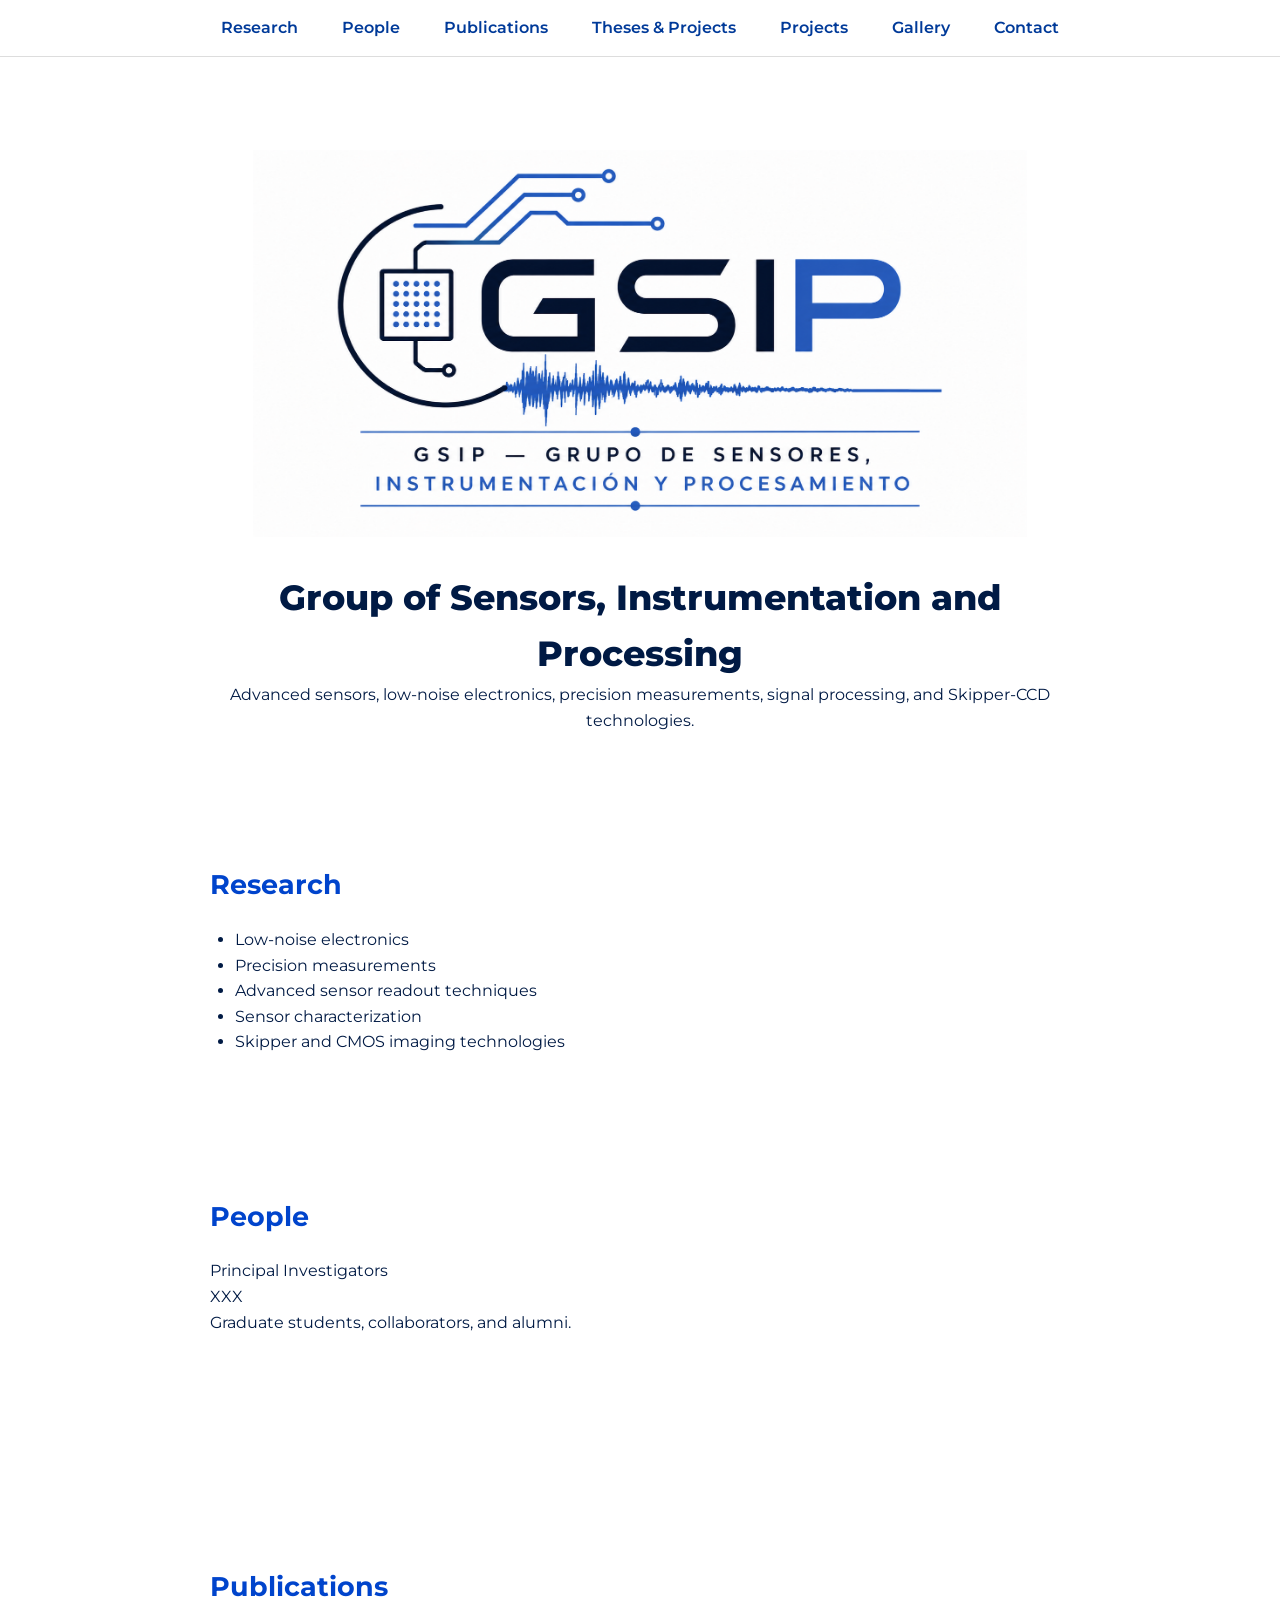
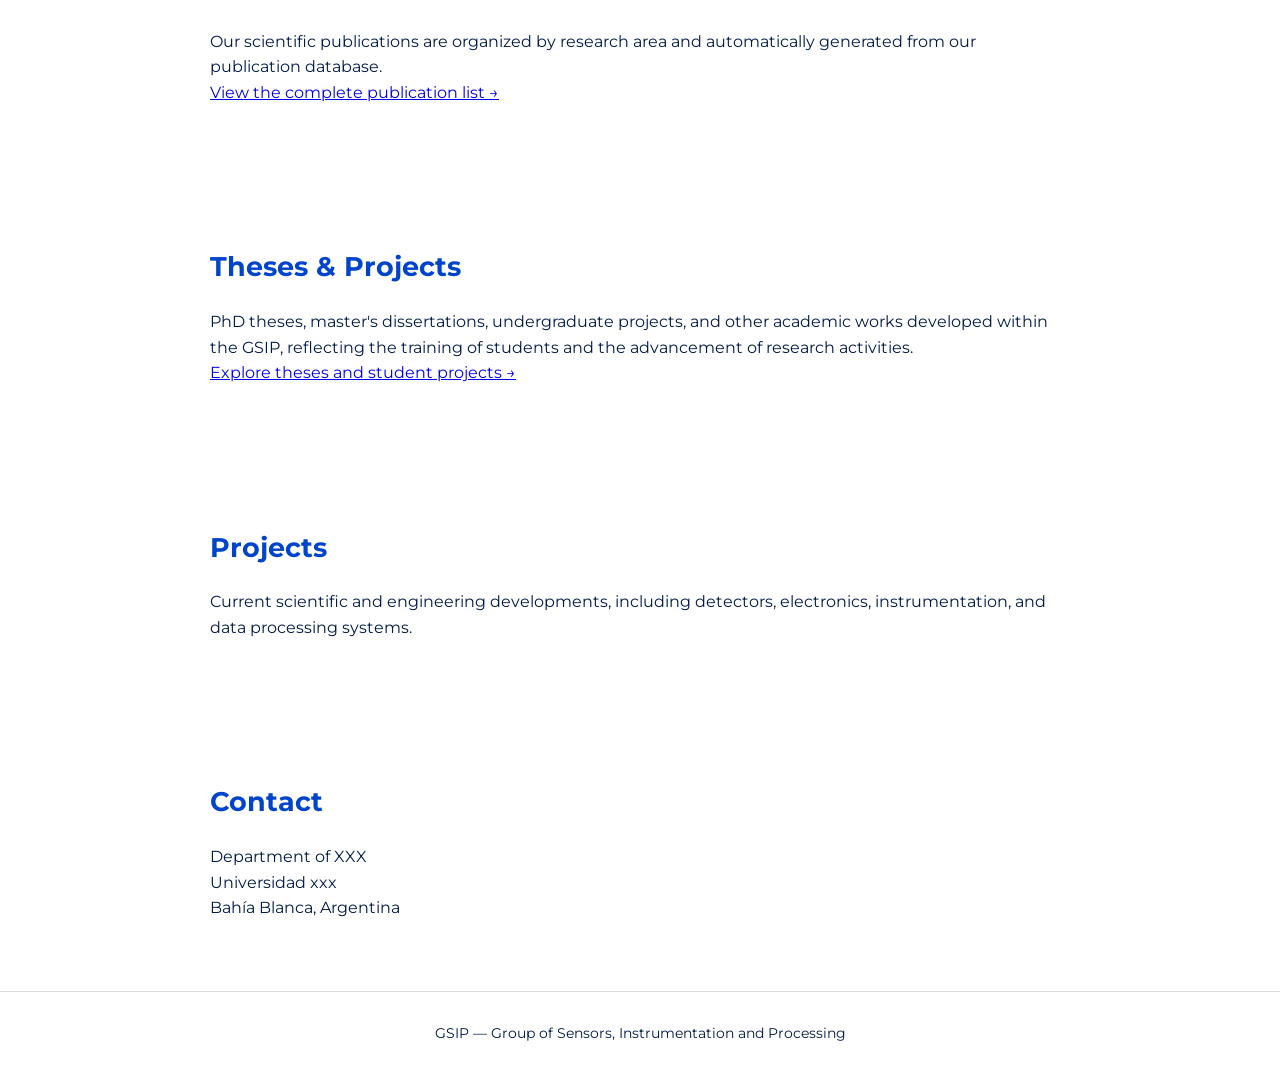
<file: index.html>
<!DOCTYPE html>
<html lang="en">

<head>

<meta charset="UTF-8">
<meta name="viewport" content="width=device-width, initial-scale=1.0">

<title>GSIP — Group of Sensors, Instrumentation and Processing</title>

<link rel="preconnect" href="https://fonts.googleapis.com">
<link rel="preconnect" href="https://fonts.gstatic.com" crossorigin>

<link href="https://fonts.googleapis.com/css2?family=Montserrat:wght@300;400;600;800&display=swap" rel="stylesheet">

<link rel="stylesheet" href="style.css">

</head>


<body>


<header>

<nav>
    <a href="#research">Research</a>
    <a href="#people">People</a>
    <a href="publications.html">Publications</a>
    <a href="theses_projects.html">Theses & Projects</a>
    <a href="projects">Projects</a>
	<a href="gallery.html">Gallery</a>
    <a href="contact">Contact</a>
</nav>

</header>



<section class="hero">

    <img src="images/logoRectangular.png" alt="GSIP Logo">

    <h1>
        Group of Sensors, Instrumentation and Processing
    </h1>

    <p>
        Advanced sensors, low-noise electronics,
        precision measurements, signal processing,
        and Skipper-CCD technologies.
    </p>

</section>



<section id="research">

<h2>Research</h2>

<ul>
    <li>Low-noise electronics</li>
    <li>Precision measurements</li>
    <li>Advanced sensor readout techniques</li>
    <li>Sensor characterization</li>
    <li>Skipper and CMOS imaging technologies</li>
</ul>

</section>



<section id="people">

<h2>People</h2>

<p>
Principal Investigators<br>
XXX
</p>

<p>
Graduate students, collaborators, and alumni.
</p>

</section>



<section id="publications">

<h2>Publications</h2>

<p>
Our scientific publications are organized by research area and automatically generated from our publication database.
</p>

<p>
<a href="publications.html">
View the complete publication list →
</a>
</p>

</section>

<section id="theses_projects">

<h2>Theses & Projects</h2>

<p>
PhD theses, master's dissertations, undergraduate projects, and other academic works developed within the GSIP, reflecting the training of students and the advancement of research activities.
</p>

<p>
<a href="theses_projects.html">
Explore theses and student projects →
</a>
</p>

</section>

<section id="projects">

<h2>Projects</h2>

<p>
Current scientific and engineering developments, including detectors, electronics, instrumentation, and data processing systems.
</p>

</section>



<section id="contact">

<h2>Contact</h2>

<p>
Department of XXX<br>
Universidad xxx<br>
Bahía Blanca, Argentina
</p>

</section>



<footer>

GSIP — Group of Sensors, Instrumentation and Processing

</footer>


</body>

</html>
</file>
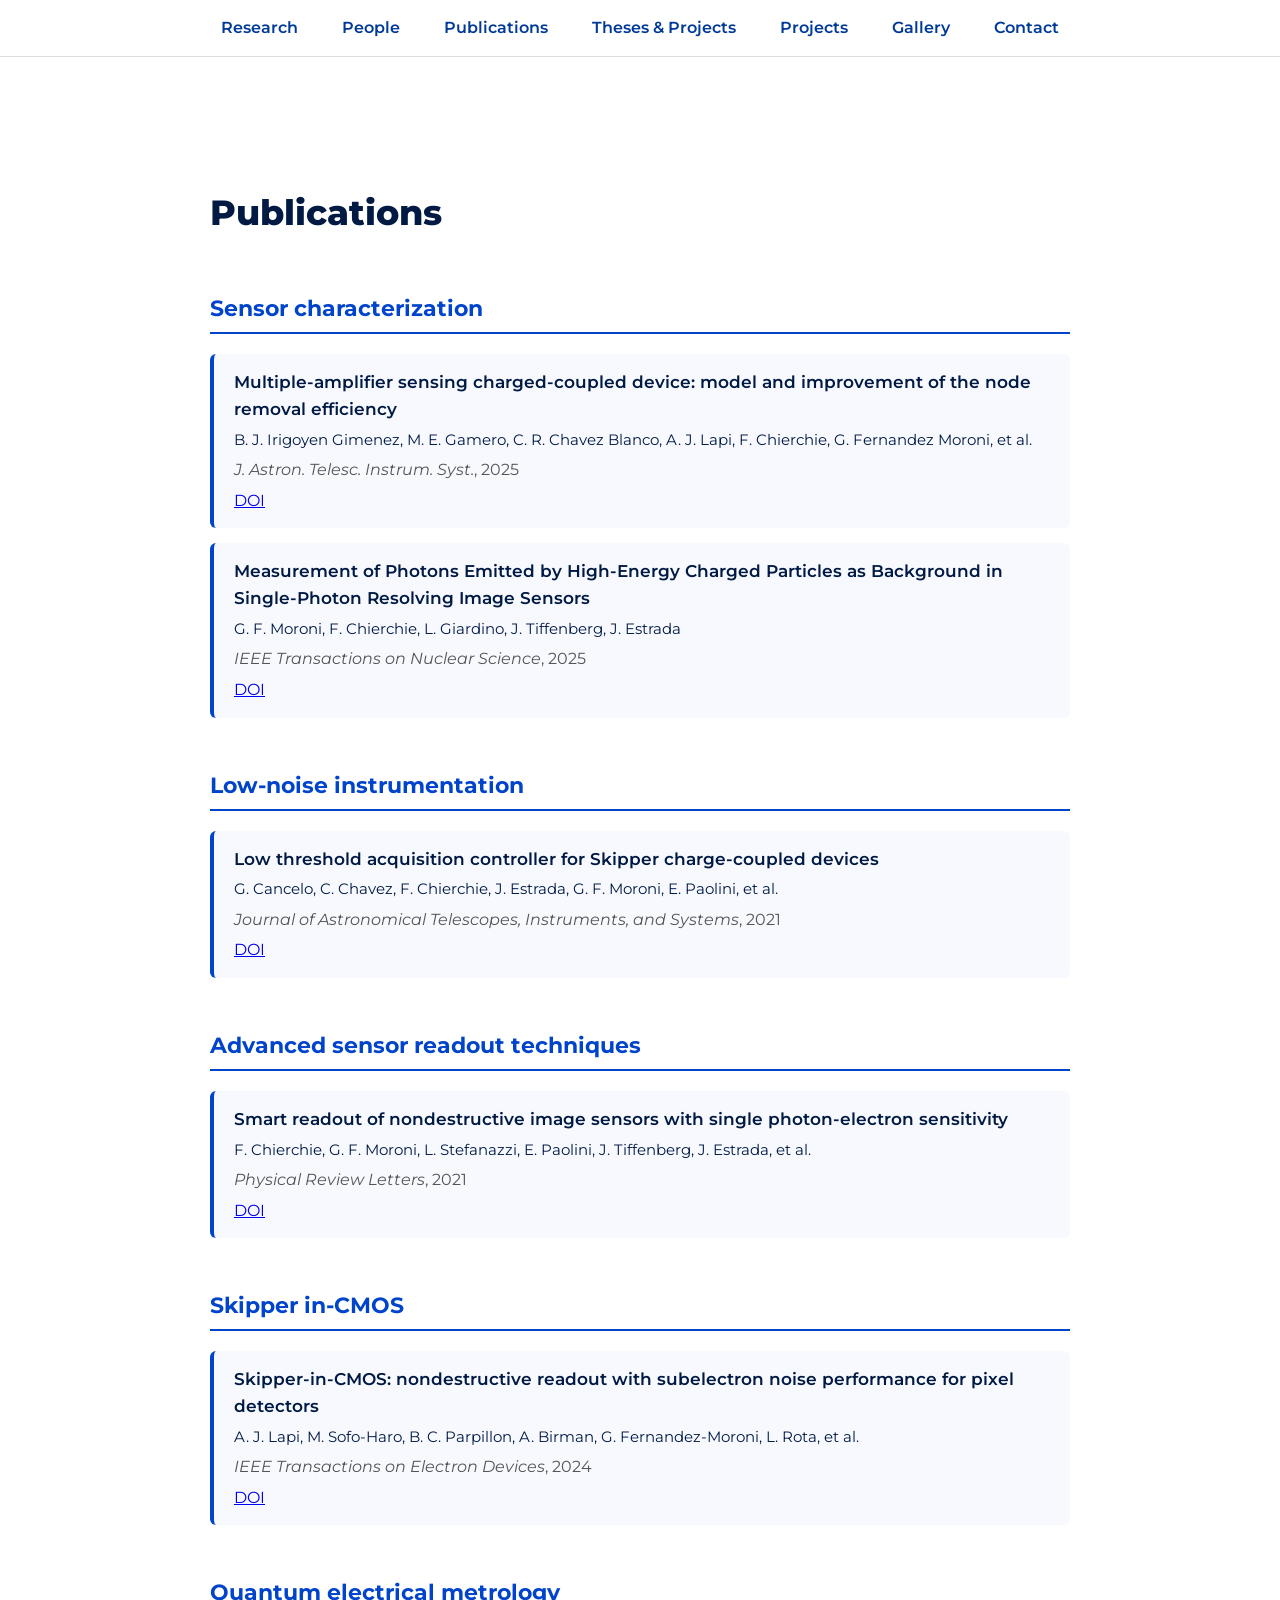
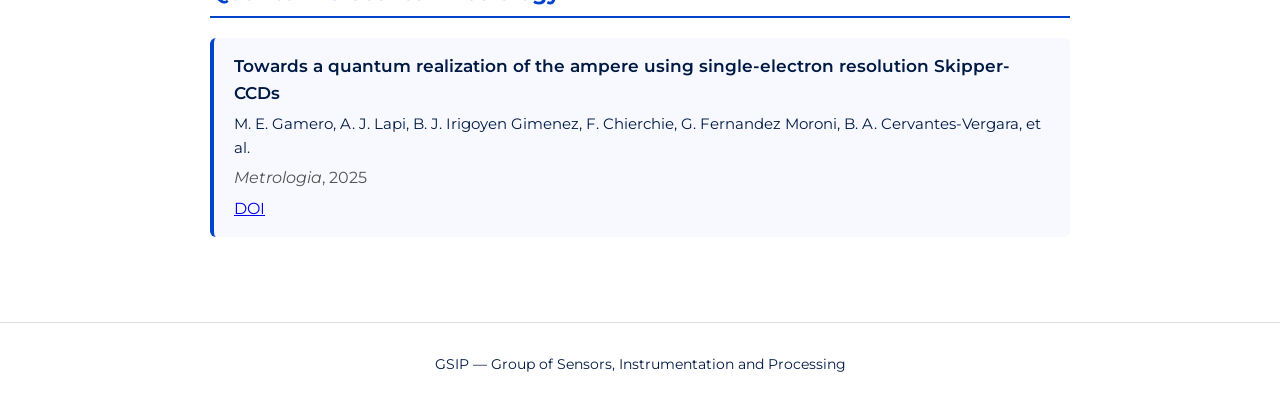
<file: publications.html>
<!DOCTYPE html>
<html lang="en">

<head>

<meta charset="UTF-8">
<meta name="viewport"
      content="width=device-width, initial-scale=1">

<title>Publications - GSIP</title>

<link rel="preconnect"
      href="https://fonts.googleapis.com">

<link rel="preconnect"
      href="https://fonts.gstatic.com"
      crossorigin>

<link href="https://fonts.googleapis.com/css2?family=Montserrat:wght@300;400;600;800&display=swap"
      rel="stylesheet">

<link rel="stylesheet" href="style.css">

</head>


<body>

<header>

<nav>
    <a href="index.html#research">Research</a>
    <a href="index.html#people">People</a>
    <a href="publications.html">Publications</a>
    <a href="theses_projects.html">Theses & Projects</a>
    <a href="index.html#projects">Projects</a>
    <a href="gallery.html">Gallery</a>
    <a href="index.html#contact">Contact</a>
</nav>

</header>


<section id="publications">

<h1>Publications</h1>

<div class="pub-area">
<h2>Sensor characterization</h2>
<div class="paper">
<div class="paper-title">Multiple-amplifier sensing charged-coupled device: model and improvement of the node removal efficiency</div>
<div class="paper-authors">B. J. Irigoyen Gimenez, M. E. Gamero, C. R. Chavez Blanco, A. J. Lapi, F. Chierchie, G. Fernandez Moroni, et al.</div>
<div class="paper-journal"><i>J. Astron. Telesc. Instrum. Syst.</i>, 2025</div>
<div class="paper-journal"><a href="https://doi.org/10.1117/1.JATIS.11.2.026004" target="_blank">DOI</a></div>
</div>
<div class="paper">
<div class="paper-title">Measurement of Photons Emitted by High-Energy Charged Particles as Background in Single-Photon Resolving Image Sensors</div>
<div class="paper-authors">G. F. Moroni, F. Chierchie, L. Giardino, J. Tiffenberg, J. Estrada</div>
<div class="paper-journal"><i>IEEE Transactions on Nuclear Science</i>, 2025</div>
<div class="paper-journal"><a href="https://doi.org/10.1109/TNS.2025.3586965" target="_blank">DOI</a></div>
</div>
</div>
<div class="pub-area">
<h2>Low-noise instrumentation</h2>
<div class="paper">
<div class="paper-title">Low threshold acquisition controller for Skipper charge-coupled devices</div>
<div class="paper-authors">G. Cancelo, C. Chavez, F. Chierchie, J. Estrada, G. F. Moroni, E. Paolini, et al.</div>
<div class="paper-journal"><i>Journal of Astronomical Telescopes, Instruments, and Systems</i>, 2021</div>
<div class="paper-journal"><a href="https://doi.org/10.1117/1.JATIS.7.1.015001" target="_blank">DOI</a></div>
</div>
</div>
<div class="pub-area">
<h2>Advanced sensor readout techniques</h2>
<div class="paper">
<div class="paper-title">Smart readout of nondestructive image sensors with single photon-electron sensitivity</div>
<div class="paper-authors">F. Chierchie, G. F. Moroni, L. Stefanazzi, E. Paolini, J. Tiffenberg, J. Estrada, et al.</div>
<div class="paper-journal"><i>Physical Review Letters</i>, 2021</div>
<div class="paper-journal"><a href="https://doi.org/10.1103/PhysRevLett.127.241101" target="_blank">DOI</a></div>
</div>
</div>
<div class="pub-area">
<h2>Skipper in-CMOS</h2>
<div class="paper">
<div class="paper-title">Skipper-in-CMOS: nondestructive readout with subelectron noise performance for pixel detectors</div>
<div class="paper-authors">A. J. Lapi, M. Sofo-Haro, B. C. Parpillon, A. Birman, G. Fernandez-Moroni, L. Rota, et al.</div>
<div class="paper-journal"><i>IEEE Transactions on Electron Devices</i>, 2024</div>
<div class="paper-journal"><a href="https://doi.org/10.1109/TED.2024.3463631" target="_blank">DOI</a></div>
</div>
</div>
<div class="pub-area">
<h2>Quantum electrical metrology</h2>
<div class="paper">
<div class="paper-title">Towards a quantum realization of the ampere using single-electron resolution Skipper-CCDs</div>
<div class="paper-authors">M. E. Gamero, A. J. Lapi, B. J. Irigoyen Gimenez, F. Chierchie, G. Fernandez Moroni, B. A. Cervantes-Vergara, et al.</div>
<div class="paper-journal"><i>Metrologia</i>, 2025</div>
<div class="paper-journal"><a href="https://doi.org/10.1088/1681-7575/add302" target="_blank">DOI</a></div>
</div>
</div>

</section>

<footer>

GSIP — Group of Sensors,
Instrumentation and Processing

</footer>

</body>
</html>
</file>
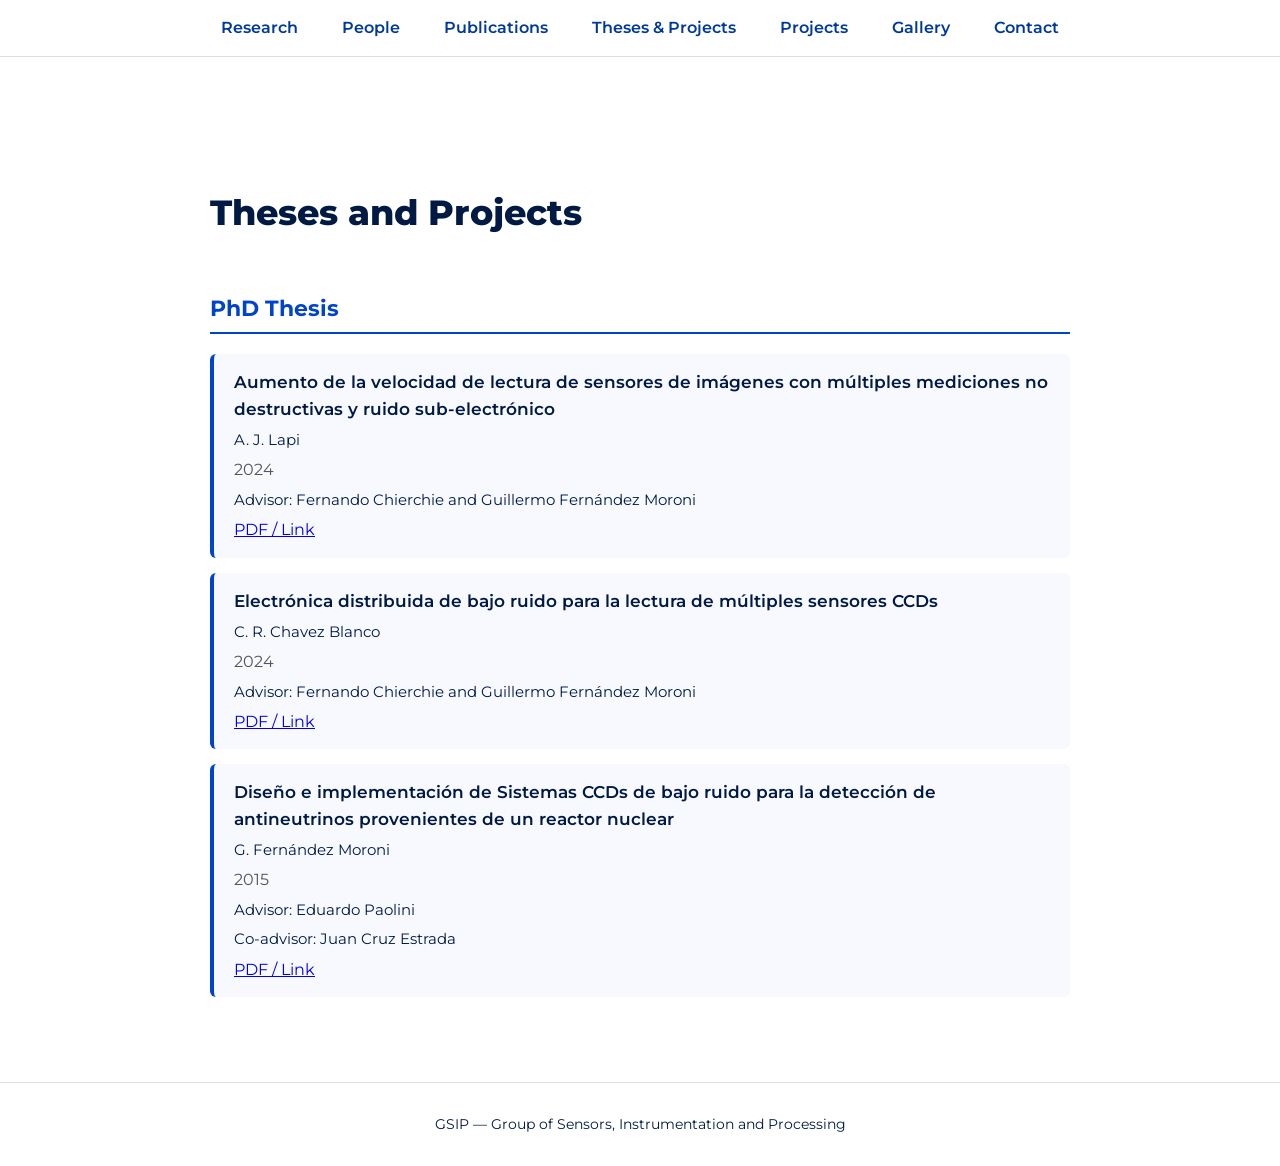
<file: theses_projects.html>
<!DOCTYPE html>
<html lang="en">

<head>

<meta charset="UTF-8">
<meta name="viewport"
      content="width=device-width, initial-scale=1">

<title>Theses and Projects - GSIP</title>

<link rel="preconnect"
      href="https://fonts.googleapis.com">

<link rel="preconnect"
      href="https://fonts.gstatic.com"
      crossorigin>

<link href="https://fonts.googleapis.com/css2?family=Montserrat:wght@300;400;600;800&display=swap"
      rel="stylesheet">

<link rel="stylesheet" href="style.css">

</head>


<body>

<header>

<nav>
    <a href="index.html#research">Research</a>
    <a href="index.html#people">People</a>
    <a href="publications.html">Publications</a>
    <a href="theses_projects.html">Theses & Projects</a>
    <a href="index.html#projects">Projects</a>
    <a href="gallery.html">Gallery</a>
    <a href="index.html#contact">Contact</a>
</nav>

</header>


<section id="publications">

<h1>Theses and Projects</h1>

<div class="pub-area">
<h2>PhD Thesis</h2>
<div class="paper">
<div class="paper-title">Aumento de la velocidad de lectura de sensores de imágenes con múltiples mediciones no destructivas y ruido sub-electrónico</div>
<div class="paper-authors">A. J. Lapi</div>
<div class="paper-journal">2024</div>
<div class="paper-authors">Advisor: Fernando Chierchie and Guillermo Fernández Moroni</div>
<div class="paper-journal"><a href="https://repositoriodigital.uns.edu.ar/handle/123456789/7066" target="_blank">PDF / Link</a></div>
</div>
<div class="paper">
<div class="paper-title">Electrónica distribuida de bajo ruido para la lectura de múltiples sensores CCDs</div>
<div class="paper-authors">C. R. Chavez Blanco</div>
<div class="paper-journal">2024</div>
<div class="paper-authors">Advisor: Fernando Chierchie and Guillermo Fernández Moroni</div>
<div class="paper-journal"><a href="https://repositoriodigital.uns.edu.ar/handle/123456789/7555" target="_blank">PDF / Link</a></div>
</div>
<div class="paper">
<div class="paper-title">Diseño e implementación de Sistemas CCDs de bajo ruido para la detección de antineutrinos provenientes de un reactor nuclear</div>
<div class="paper-authors">G. Fernández Moroni</div>
<div class="paper-journal">2015</div>
<div class="paper-authors">Advisor: Eduardo Paolini</div>
<div class="paper-authors">Co-advisor: Juan Cruz Estrada</div>
<div class="paper-journal"><a href="http://repositoriodigital.uns.edu.ar/handle/123456789/3452" target="_blank">PDF / Link</a></div>
</div>
</div>

</section>

<footer>

GSIP — Group of Sensors,
Instrumentation and Processing

</footer>

</body>
</html>
</file>
<file: style.css>
* {
    margin:0;
    padding:0;
    box-sizing:border-box;
}


body {

    font-family: 'Montserrat', sans-serif;
    background:white;
    color:#001a44;
    line-height:1.6;

}


header {

    position:fixed;
    top:0;
    width:100%;
    background:white;
    border-bottom:1px solid #ddd;
    text-align:center;
    padding:15px;

}


nav a {

    color:#003a99;
    text-decoration:none;
    margin:0 20px;
    font-weight:600;

}


.hero {

    margin-top:90px;
    text-align:center;
    padding:60px 20px;

}

.hero img {
    max-width:800px;
    width:90%;
}

h1 {

    font-size:2.2em;
    margin-top:25px;
    font-weight:800;

}


h2 {

    font-size:1.7em;
    color:#0044cc;
    margin-bottom:20px;

}


section {

    max-width:900px;
    margin:auto;
    padding:70px 20px;

}


ul {

    margin-left:25px;

}


footer {

    text-align:center;
    padding:30px;
    border-top:1px solid #ddd;
    font-size:0.9em;

}


/* ==========================
   Publications
   ========================== */


#publications {

    margin-top:90px;

}


.pub-area {

    margin-top:50px;

}


.pub-area h2 {

    color:#0044cc;
    font-size:1.4em;
    margin-bottom:20px;
    border-bottom:2px solid #0044cc;
    padding-bottom:5px;

}


.paper {

    background:#f7f9ff;
    border-left:4px solid #0044cc;
    padding:15px 20px;
    margin-bottom:15px;
    border-radius:6px;

}


.paper-title {

    font-size:1.05em;
    font-weight:600;
    color:#001a44;

}


.paper-authors {

    margin-top:5px;
    font-size:0.95em;

}


.paper-journal {

    margin-top:5px;
    color:#555;

}
</file>
